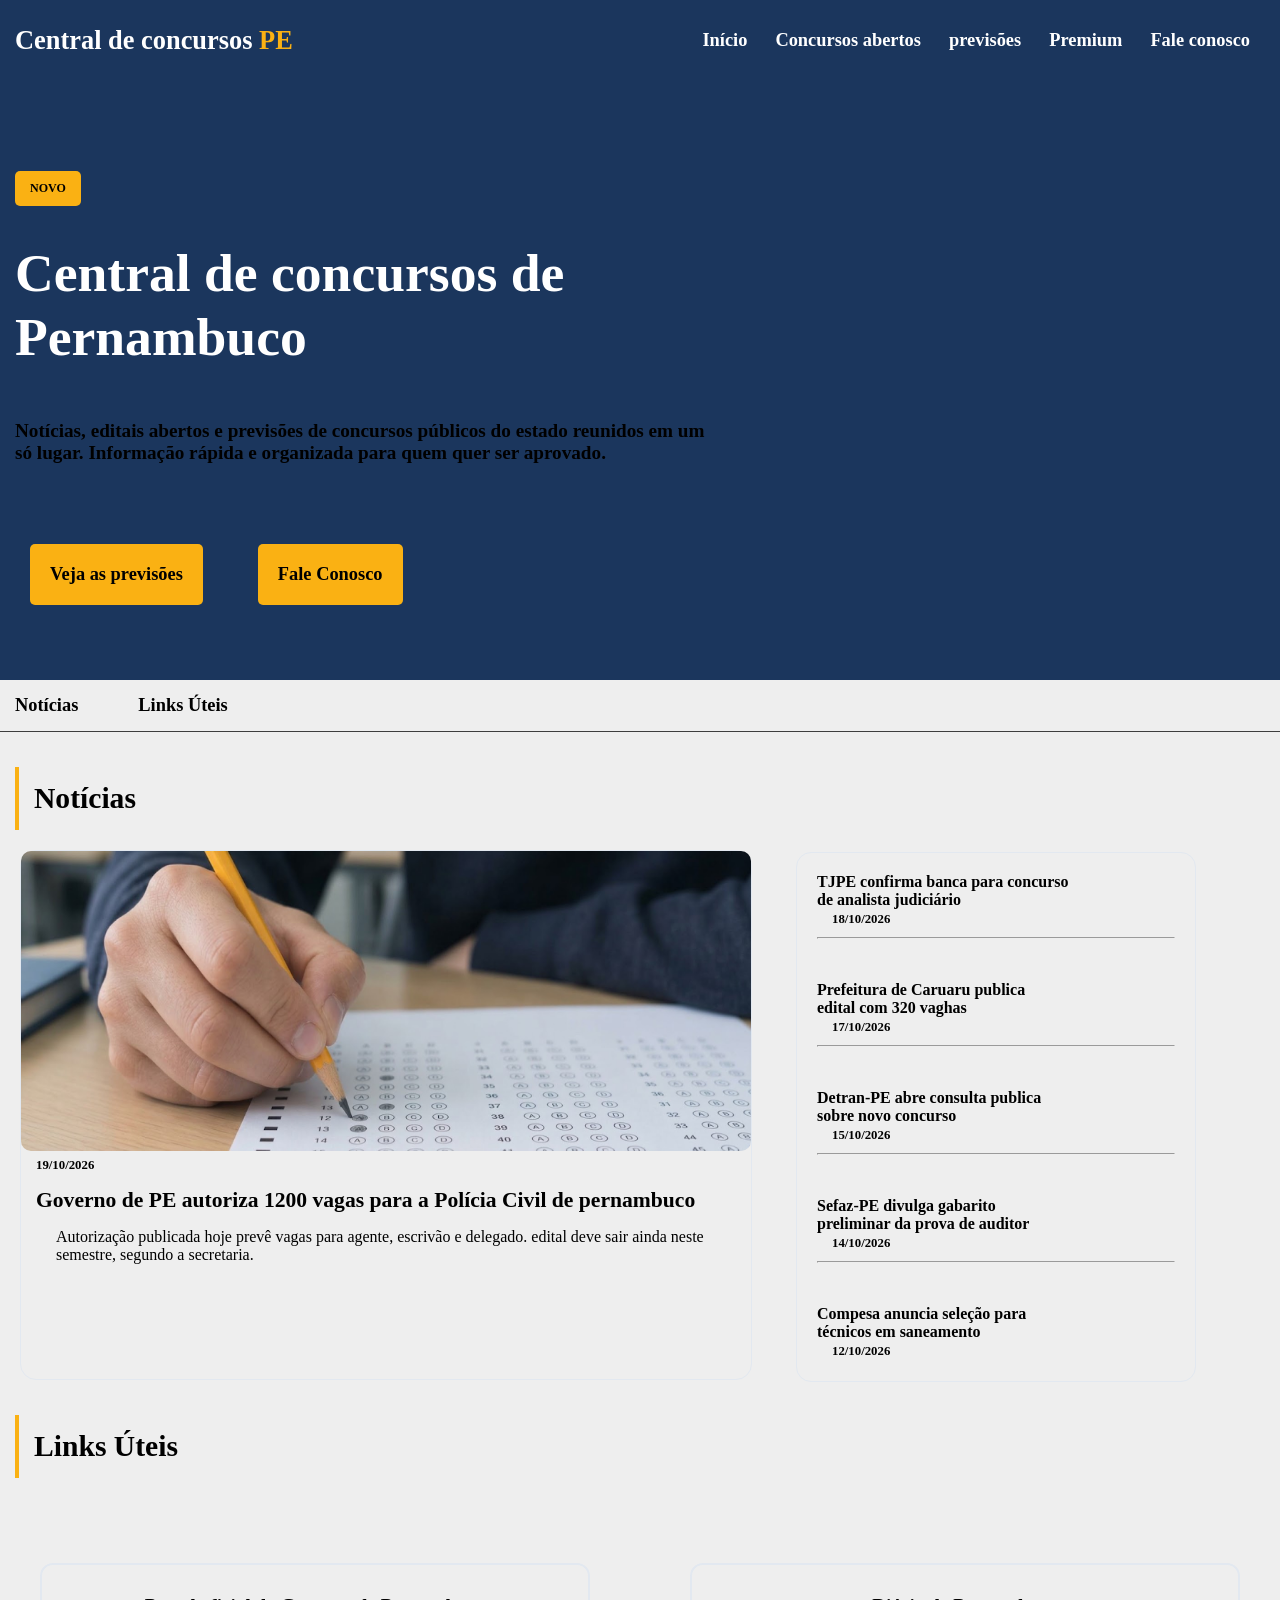
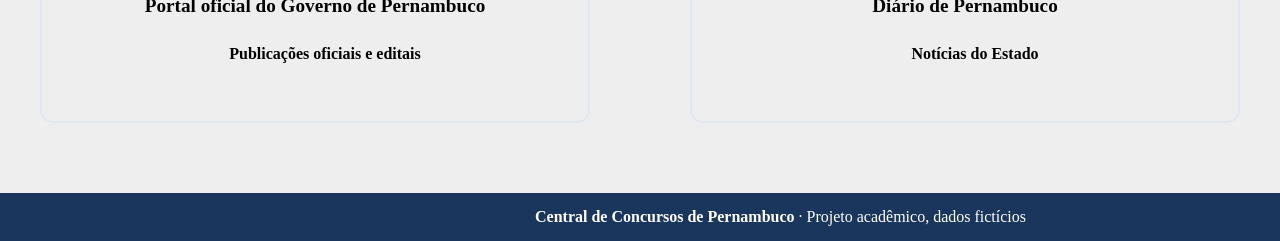
<file: index.html>
<!DOCTYPE html>
<html lang="en">
<head>
    <meta charset="UTF-8">
    <meta name="viewport" content="width=device-width, initial-scale=1.0">
    <title>Central de concursos PE</title>
    <link rel="stylesheet" href="css/styles.css">
    <style>
        body{
            background-color: rgb(238, 238, 238);
            margin: 0;
        }
    </style>
</head>
<body>

<header class="cabecalho">

    <div class="cabecalho-container">

       <a href="index.html" class="logo">
        Central de concursos <span class="logo-destaque">PE</span>
       </a>

    <nav>
        <ul class="menu-lista">
            <li class="menu-item">
                <a href="index.html">Início</a>
            </li>
            <li class="menu-item">
                <a href="pagina2.html">Concursos abertos</a>
            </li>
            <li class="menu-item">
                <a href="pagina2-1.html">previsões</a></li>
            <li class="menu-item">
                <a href="pagina3.html">Premium</a>
            </li>
            <li class="menu-item">
                 <a href="pagina3-1.html">Fale conosco</a></li>
            
        </ul>
    </nav>

    </div>

    <section class="topo">

        <div class="topo-conteudo">

            <span class="topo-span">
                 NOVO
            </span>

            <h1 class="topo-titulo">
                 Central de concursos de <br> Pernambuco
             </h1>

            <p class="topo-paragrafo">
                 Notícias, editais abertos e previsões de concursos públicos do estado reunidos em um <br> só lugar. Informação rápida e organizada para quem quer ser aprovado.
            </p>

            <div class="botoes">

                <a href="pagina2-1.html" class="topo-link">Veja as previsões</a>
                <a href="pagina3-1.html" class="topo-link">Fale Conosco</a>

            </div>
          

        </div>

    </section>

</header>


<nav class="lista">
    <ul class="linha-lista">
        <li class="linha-item">
            <a href="#noticias">Notícias</a>
        </li>
        <li class="linha-item">
            <a href="#link">Links Úteis</a>
        </li>
    </ul>
</nav>

<section id="noticias" class="noticias">

    <div>
        <h2 class="noticia-tema">Notícias</h2>
        
        <div> 

            <article class="noticia-destaque">

                <img src="img/img_mao.png" alt="Mão preenchendo o gabarito" class="noticia-destaque-img">

                <div class="noticias-destaque-conteudo">
                    <span class="noticia-data">19/10/2026</span>

                    <h3 class="noticias-destaque-titulo">Governo de PE autoriza 1200 vagas para a Polícia Civil de pernambuco</h3>

                </div>

                <p class="noticia-destaque-resumo">
                    Autorização publicada hoje prevê vagas para agente, escrivão e delegado. edital deve sair ainda neste semestre, segundo a secretaria. 
                </p>

            </article>

        </div>

    </div>

<aside class="noticia-lista-card">

    <ul class="noticia-lista">

        <li>
            <h4 class="noticia-item-titulo"> TJPE confirma banca para concurso <br> de analista judiciário</h4>
            <span class="noticia-data">18/10/2026</span> <hr class="hr">
        </li>

        <li>
            <h4 class="noticia-item-titulo"> Prefeitura de Caruaru publica <br> edital com 320 vaghas</h4>
            <span class="noticia-data">17/10/2026</span> <hr class="hr">
        </li>

        <li>
            <h4 class="noticia-item-titulo"> Detran-PE abre consulta publica <br> sobre novo concurso</h4>
            <span class="noticia-data">15/10/2026</span> <hr class="hr">
        </li>

        <li>
            <h4 class="noticia-item-titulo"> Sefaz-PE divulga gabarito <br>preliminar da prova de auditor</h4>
            <span class="noticia-data">14/10/2026</span> <hr class="hr">
        </li>

        <li>
            <h4 class="noticia-item-titulo"> Compesa anuncia seleção para <br>técnicos em saneamento</h4>
            <span class="noticia-data">12/10/2026</span>
        </li>

    </ul>

</aside>

</section>

<section id="link" class="link">

    <div>
        <h2 class="link-titulo">Links Úteis</h2>

        <div class="link-conteudo">

            <article class="link-governo">
            <a href="https://www.pe.gov.br/" class="link-portal">Portal oficial do Governo de Pernambuco</a>
            <p class="link-paragrafo">Publicações oficiais e editais</p>
        </article>

        <article class="link-governo">
            <a href="https://www.diariodepernambuco.com.br/" class="link-portal">Diário de Pernambuco</a>
            <p class="link-paragrafo">Notícias do Estado</p>
        </article>

        </div>
        
    </div>
    
</section>
    
<footer class="rodape">
    <p class="rodape-titulo"><strong>Central de Concursos de Pernambuco</strong> · Projeto acadêmico, dados fictícios</p>
      </footer>

</body>
</html>
</file>
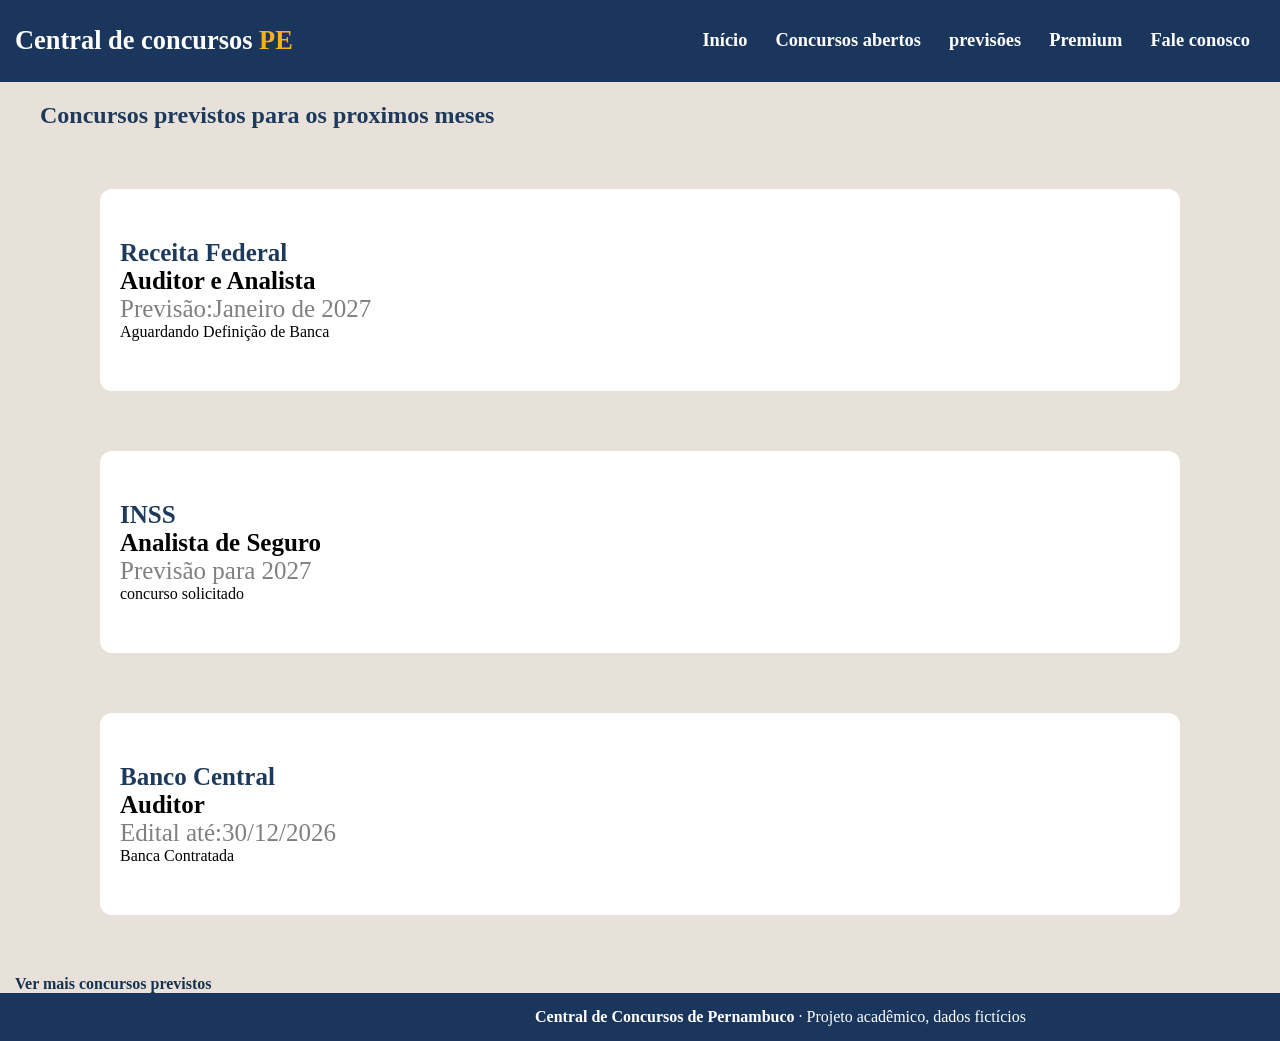
<file: pagina2-1.html>
<!DOCTYPE html>
<html lang="pt-BR">
<head>
    <meta charset="UTF-8">
    <meta name="viewport" content="width=device-width, initial-scale=1.0">
    <title>Pagina2</title>
    <link rel="stylesheet" href="css/styles.css">
</head>
<body>
    
<header class="cabecalho3"> 
        <div class="cabecalho-container">
            <a href="index.html" class="logo">Central de concursos <span class="logo-destaque">PE</span></a>
            <nav>
             <ul class="menu-lista">
                <a href="index.html" class="menu-item">Início</a>
                <a href="pagina2.html" class="menu-item">Concursos abertos</a>
                <a href="pagina2-1.html" class="menu-item">previsões</a>
                <a href="pagina3.html" class="menu-item">Premium</a>
                <a href="pagina3-1.html" class="menu-item">Fale conosco</a>
                </ul>
            </nav>
        </div>
    </header>

     <h2 id="texto-meio">Concursos previstos para os proximos meses</h2>
  <div class="bloco">
     <h3 class="ah"> Receita Federal</h3>
     <h4 class="ah2">Auditor e Analista</h4>
     <p class="terciario">Previsão:Janeiro de 2027</p>
     <p>Aguardando Definição de Banca</p>
  </div>
    
  <div class="bloco">
   <h3 class="ah">INSS</h3>
   <h4 class="ah2">Analista de Seguro</h4>
   <p class="terciario">Previsão para 2027</p>
   <p>concurso solicitado</p>

  </div>
    
  <div class="bloco">
   <h3 class="ah">Banco Central</h3>
   <h4 class="ah2">Auditor</h4>
   <p class="terciario">Edital até:30/12/2026</p>
   <p>Banca Contratada</p>


  </div>

   <p3><a href="https://www.acheconcursos.com.br/concursos-previstos" class="back-link"> Ver mais concursos previstos</a></p3>

    <footer class="rodape">
    <p class="rodape-titulo-borges"><strong>Central de Concursos de Pernambuco</strong> · Projeto acadêmico, dados fictícios</p>
      </footer>
 

</body>
</file>
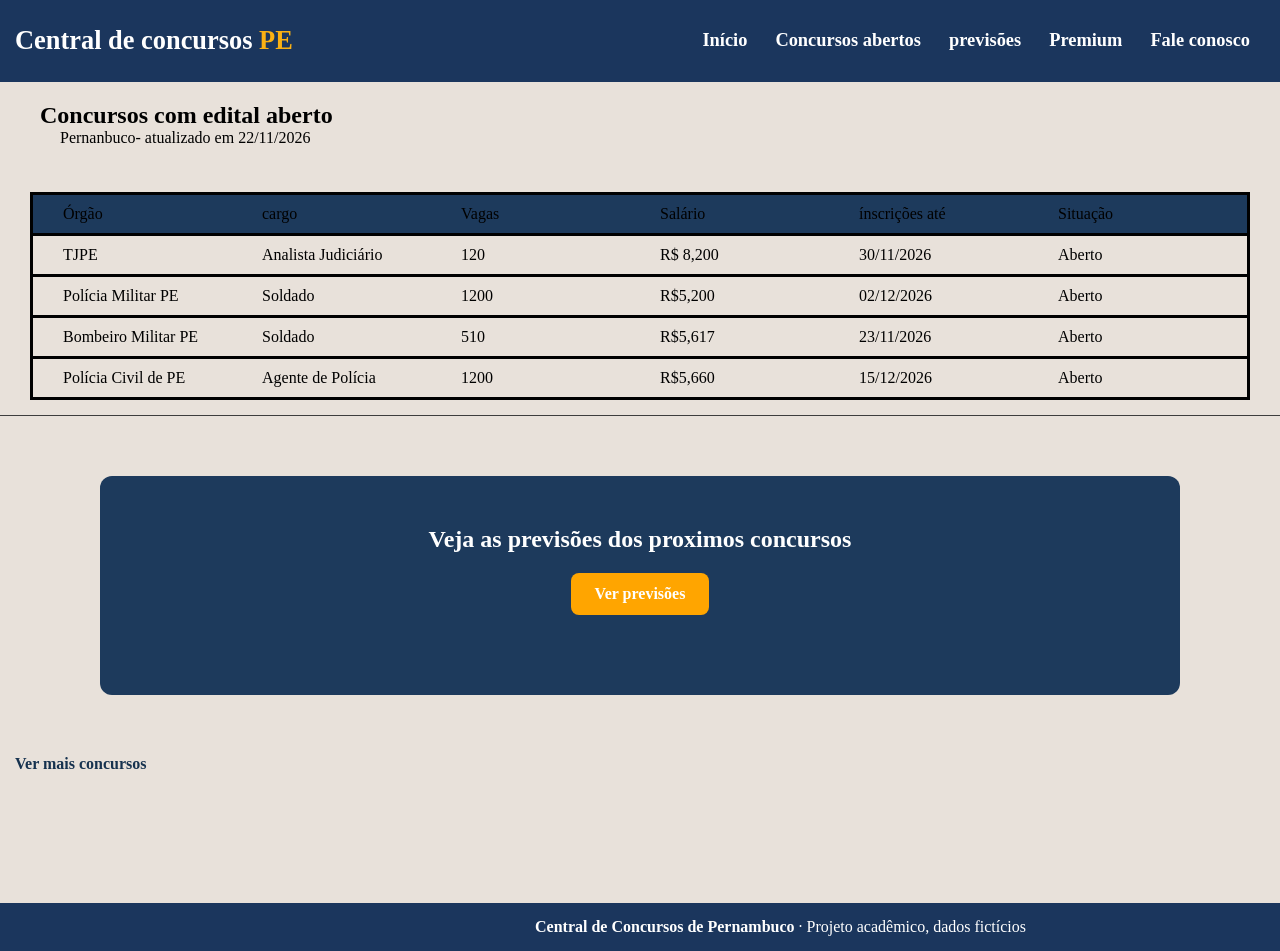
<file: pagina2.html>
<!DOCTYPE html>
<html lang="pt-BR">
<head>
    <meta charset="UTF-8">
    <meta name="viewport" content="width=device-width, initial-scale=1.0">
    <title>Pagina2</title>
    <link rel="stylesheet" href="css/styles.css">
</head>
<body>
    
<header class="cabecalho3"> 
        <div class="cabecalho-container">
            <a href="index.html" class="logo">Central de concursos <span class="logo-destaque">PE</span></a>
            <nav>
             <ul class="menu-lista">
                <a href="index.html" class="menu-item">Início</a>
                <a href="pagina2.html" class="menu-item">Concursos abertos</a>
                <a href="pagina2-1.html" class="menu-item">previsões</a>
                <a href="pagina3.html" class="menu-item">Premium</a>
                <a href="pagina3-1.html" class="menu-item">Fale conosco</a>
                </ul>
            </nav>
        </div>
    </header>

<div class=titulo-meio><h2> Concursos com edital aberto </h2></div>
<div class="linka"> <p> Pernanbuco- atualizado em 22/11/2026</p></div>

<div class="lista">
    <div class="topo-borges">
        <p>Órgão</p>
        <p>cargo</p>
        <p>Vagas</p>
        <p>Salário</p>
        <p>ínscrições até</p>
        <p>Situação</p>
        </div>
    <div class="linha">
    <p>TJPE</p>
    <p>Analista Judiciário</p>
    <p>120</p>
    <p>R$ 8,200</p>
    <p>30/11/2026</p>
    <p>Aberto</p>
    </div>
    <div class="linha">
        <p>Polícia Militar PE</p>
        <p>Soldado</p>
        <p>1200</p>
        <p>R$5,200</p>
        <p>02/12/2026</p>
        <p>Aberto</p>
    </div>
    <div class="linha">
        <p>Bombeiro Militar PE</p>
        <p>Soldado</p>
        <p>510</p>
        <p>R$5,617</p>
        <p>23/11/2026</p>
        <p>Aberto</p>
    </div>
    <div class="linha">
        <p>Polícia Civil de PE</p>
        <p>Agente de Polícia</p>
        <p>1200</p>
        <p>R$5,660</p>
        <p>15/12/2026</p>
        <p>Aberto</p>

    </div>

</div>
    <div class="t3"><h2>Veja as previsões dos proximos concursos</h2>
    <a href="pagina2-1.html" class="botao-2">Ver previsões</a></div> 

    <p3><a href="https://www.novaconcursos.com.br/concursos" class="back-link"> Ver mais concursos</a></p3>

    <footer class="rodape-borges">
    <p class="rodape-titulo-borges"><strong>Central de Concursos de Pernambuco</strong> · Projeto acadêmico, dados fictícios</p>
    </footer>
 
</body>
</html>
</file>
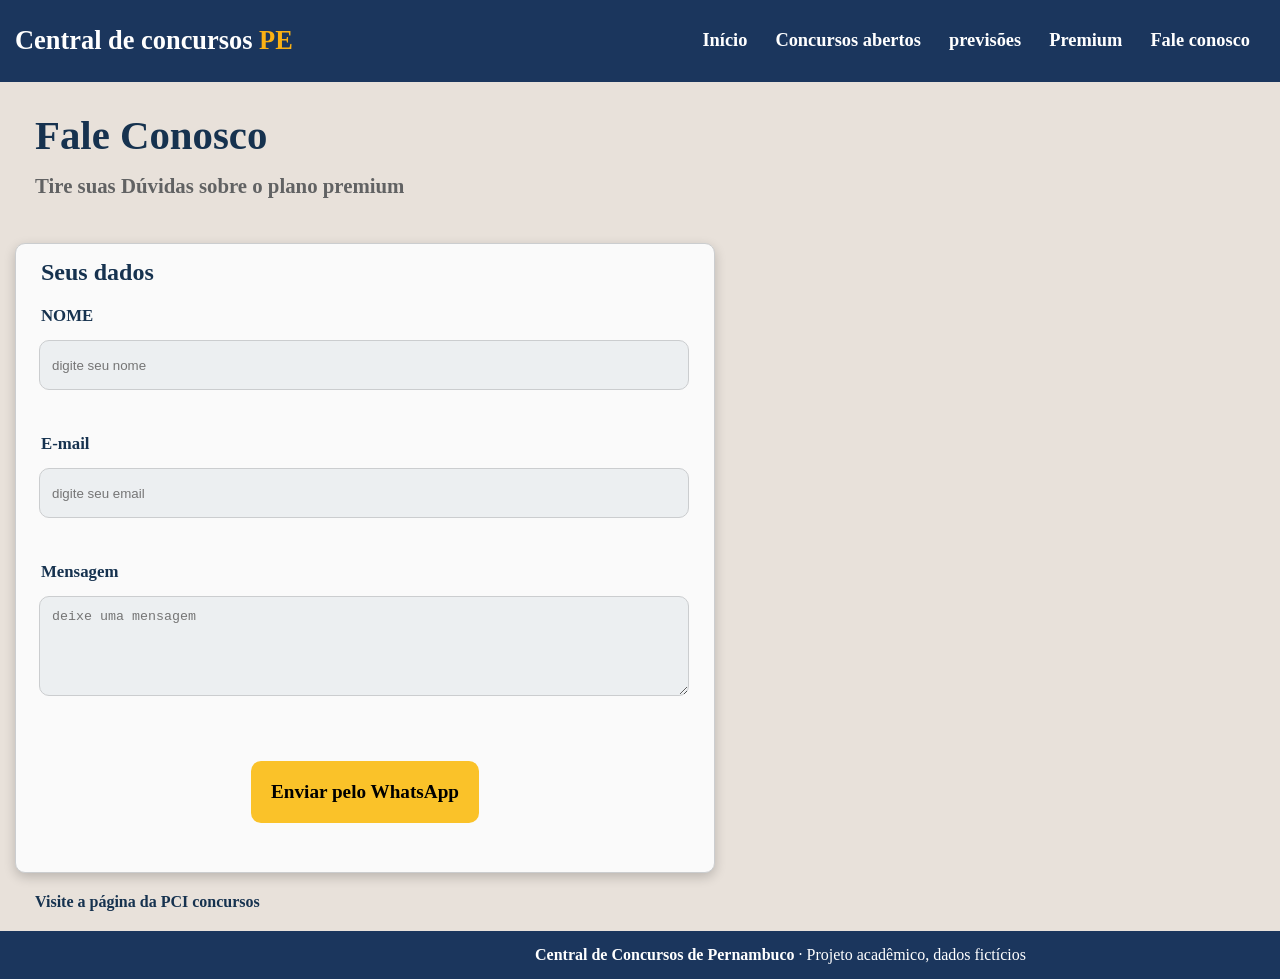
<file: pagina3-1.html>
<!DOCTYPE html>
<html lang="en">
<head>
    <meta charset="UTF-8">
    <meta name="viewport" content="width=device-width, initial-scale=1.0">
    <title>Contato</title>
    <link rel="stylesheet" href="css/styles.css">
</head>
<body>

    <header class="cabecalho3"> 
        <div class="cabecalho-container">
            <a href="index.html" class="logo">Central de concursos <span class="logo-destaque">PE</span></a>
            <nav>
             <ul class="menu-lista">
                <a href="index.html" class="menu-item">Início</a>
                <a href="pagina2.html" class="menu-item">Concursos abertos</a>
                <a href="pagina2-1.html" class="menu-item">previsões</a>
                <a href="pagina3.html" class="menu-item">Premium</a>
                <a href="pagina3-1.html" class="menu-item">Fale conosco</a>
                </ul>
            </nav>
        </div>
    </header>

    <div>
        <h1 class="title">
            Fale Conosco
        </h1>
        <p class="title-paragrafo">Tire suas Dúvidas sobre o plano premium</p>
    </div>    


    <section class="formulario">
        <h2 class="title-formulario">Seus dados</h2>
        <form id="whatsappform">
            <div class="form-grid">
                <label for="nome">NOME</label>
                <input type="text" id="nome" name="nome" required placeholder="digite seu nome">

                <label for="email">E-mail</label>
                <input type="email" id="email" name="email" required placeholder="digite seu email">

                <label for="mensagem">Mensagem</label>
                <textarea name="mensagem" id="mensagem" placeholder="deixe uma mensagem"></textarea>
            </div>

            <div class="btn-wht">
                <button class="btn-btn" type="submit">Enviar pelo WhatsApp</button>
            </div>
            
        </form>
    </section>

    <div class="back">
        <a class="back-link" href="https://www.pciconcursos.com.br/">Visite a página da PCI concursos</a>
    </div>
    

    <footer class="rodape">
    <p class="rodape-titulo"><strong>Central de Concursos de Pernambuco</strong> · Projeto acadêmico, dados fictícios</p>
    </footer>

<script src="js/script.js"></script>

</body>
</html>
</file>
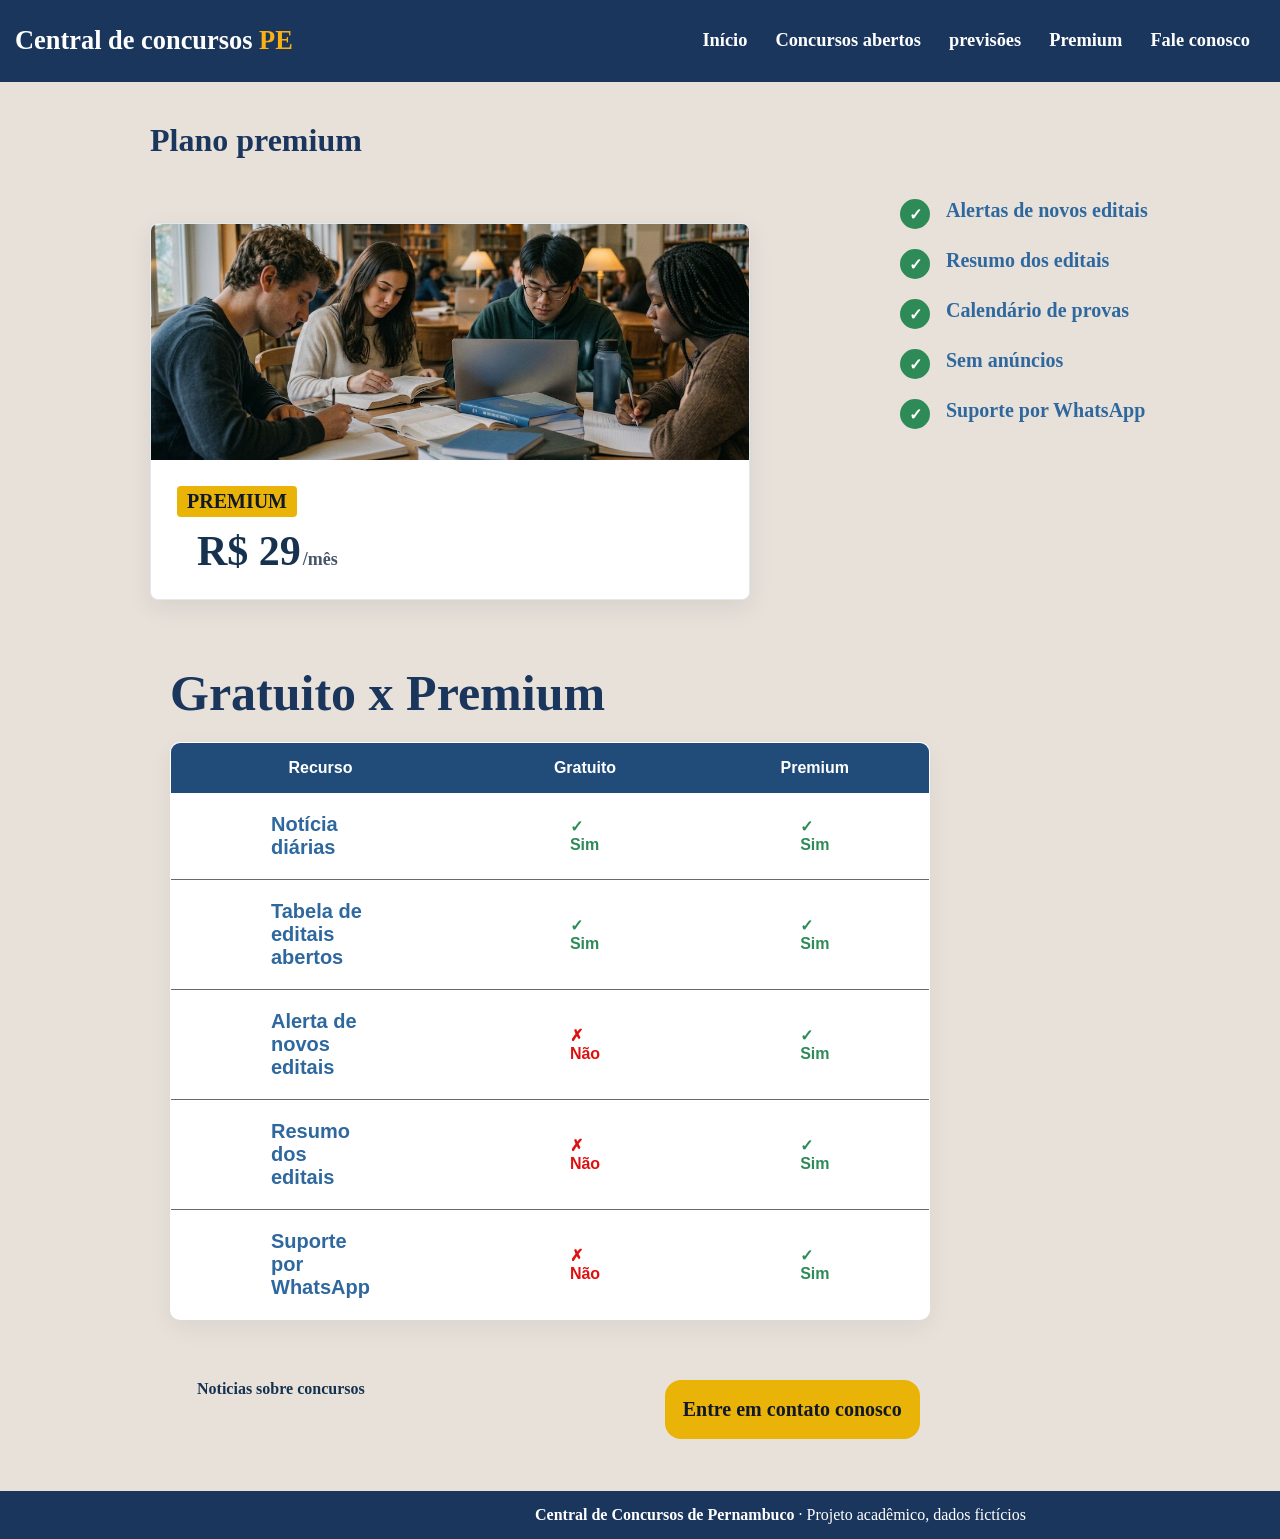
<file: pagina3.html>
<!DOCTYPE html>
<html lang="en">
<head>
    <meta charset="UTF-8">
    <meta name="viewport" content="width=device-width, initial-scale=1.0">
    <title>Cenconpe tela de preços</title>
    <style>
        body{
            background-color: rgb(238, 238, 238);
            margin: 0;
        }
    </style>
    <link rel="stylesheet" href="css/styles.css">
</head>
<body>
 <!-- cabeçalho -->
    <header class="cabecalho3"> 
        <div class="cabecalho-container">
            <a href="index.html" class="logo">Central de concursos <span class="logo-destaque">PE</span></a>
            <nav>
             <ul class="menu-lista">
                <a href="index.html" class="menu-item">Início</a>
                <a href="pagina2.html" class="menu-item">Concursos abertos</a>
                <a href="pagina2-1.html" class="menu-item">previsões</a>
                <a href="pagina3.html" class="menu-item">Premium</a>
                <a href="pagina3-1.html" class="menu-item">Fale conosco</a>
                </ul>
            </nav>
        </div>
    </header>

     <main>
        <h1 class="texto-premium">Plano premium</h1>

        <div class="destaques">
        <div class="conteudo-premium">
            <img src="img/img_topo.png" alt="imagem de estudantes" class="image-premium">
            <span class="selo-premium">PREMIUM</span>
            <p>
             <span class="valor">R$ 29</span><span class="mes">/mês</span>
            </p>
        </div>

         <section class="vantagens">
            <ul>
                <li><span class="icone-verde">✓</span> Alertas de novos editais</li>
                <li><span class="icone-verde">✓</span> Resumo dos editais</li>
                <li><span class="icone-verde">✓</span> Calendário de provas</li>
                <li><span class="icone-verde">✓</span> Sem anúncios</li>
                <li><span class="icone-verde">✓</span> Suporte por WhatsApp</li>
            </ul>
         </section>
         </div>
      
          <section class="comparativo">
            <h3 class="versus">Gratuito x Premium</h3>
            <table>
                <thead>
                    <tr>
                        <th>Recurso</th>
                        <th>Gratuito</th>
                        <th>Premium</th>
                    </tr>
                </thead>
                <tbody>
                    <tr>
                        <td class="semc">Notícia diárias</td>
                        <td class="Sim">✓ Sim</td>
                        <td class="Sim">✓ Sim</td>
                    </tr>
                    <tr>
                        <td class="semc">Tabela de editais abertos</td>
                        <td class="Sim">✓ Sim</td>
                        <td class="Sim">✓ Sim</td>
                    </tr>
                    <tr>
                        <td class="semc">Alerta de novos editais</td>
                        <td class="nao">✗ Não</td>
                        <td class="Sim">✓ Sim</td>
                    </tr>
                    <tr>
                        <td class="semc">Resumo dos editais</td>
                        <td class="nao">✗ Não</td>
                        <td class="Sim">✓ Sim</td>
                    </tr>
                    <tr>
                        <td class="semc">Suporte por WhatsApp</td>
                        <td class="nao">✗ Não</td>
                        <td class="Sim">✓ Sim</td>
                    </tr>
                </tbody>
            </table>
          </section>
          
           <div class="seilavei">
              <a href="https://folha.qconcursos.com/noticias-de-concursos" class="back-link">Noticias sobre concursos</a>
            <a href="pagina3-1.html" class="contato">Entre em contato conosco</a>
          
           </div>
     </main>

    
      <footer class="rodape">
    <p class="rodape-titulo"><strong>Central de Concursos de Pernambuco</strong> · Projeto acadêmico, dados fictícios</p>
      </footer>

</body>
</html>
</file>
<file: css/styles.css>
*{
    margin: 0;
    padding: 0;
    box-sizing: border-box;
}
.cabecalho{
    background-color: #1B365D;
    width: 100%;
    height: 680px;
}

.cabecalho-container{
    display: flex;
    justify-content: space-between;
    align-items: center;
}

.logo{
    color: #ffffff;
    font-family: Georgia, serif;
    font-size: 1.65rem;
    font-weight: bold;
    margin-left: 15px;
    text-decoration: none;
}

.logo-destaque{
    color: rgb(250, 177, 19);
}

.menu-lista{
    display: flex;
    margin: 30px;
    justify-content: space-between;
    align-items: center;
    gap: 28px;
    list-style: none;
}

.menu-item a{
    color: #ffffff;
    text-decoration: none;
    font-family: Georgia, serif;
    font-size: 1.15rem;
    font-weight: bold;
}

.menu-item a:hover{
    color: rgb(250, 177, 19);
    transition: 0.5s ease;
}

.topo{
    height: 598px;
    background-image:
    linear-gradient(rgba(15, 41, 74, 0.70)), 
    url(/img/img_topo.png);
    background-size: cover;
    background-position: center;
}

.topo-conteudo{
    display: flex;
    flex-direction: column;
    justify-content: left;
    gap: 20px;
    color:#ffffff;
    
}

.topo-span{
    margin-top: 90px;
    margin-left: 15px;
    background-color: rgb(250, 177, 19);
    color: black;
    width: fit-content;
    padding: 10px 15px;
    border-radius: 5px;
    font-family: Georgia, serif;
    font-size: 0.75rem;
    font-weight: bold;
}

.topo-titulo{
    font-family: Georgia, serif;
    font-size: 3.35rem;
    padding: 15px;
    line-height: 1.2;
}

.topo-paragrafo{
    font-family: Georgia, Times;
    font-size: 1.2rem;
    padding: 15px;
    font-weight: bold;
}

.botoes{
    display: flex;
    gap: 40px;
    margin: 15px;
}

.topo-link{
    margin-top: 30px;
    margin-left: 15px;
    background-color: rgb(250, 177, 19);
    color: black;
    width: fit-content;
    padding: 20px 20px;
    border-radius: 5px;
    font-family: Georgia, serif;
    font-size: 1.15rem;
    font-weight: bold;
    text-decoration: none;
}

.topo-link:hover{
    transform: translateY(-3px);
}

.linha-lista{
    display: flex;
    align-items: center;
    gap:30px;
    list-style: none;
}

.lista{
    border-bottom: 1px solid rgb(61, 61, 61);
    padding: 15px 0;
}
.linha-lista a{
    text-decoration: none;
    color:black;
    font-family: Georgia, serif;
    font-size: 1.15rem;
    font-weight: bold;
    padding: 15px;
}

.linha-lista a:hover{
    color: rgb(250, 177, 19);
    transition: 0.5s  ease;
}

.noticias{
    margin-top: 20px;
    display: grid;
    grid-template-columns: 1.65fr 1fr;
    gap: 24px;
    max-width: 1200px;
}

.noticia-tema{
    border-left: 4px solid rgb(250, 177, 19);
    margin: 15px;
    font-family: Georgia, serif;
    font-size:  1.85rem;
    padding: 15px;
}

.noticia-destaque{
    flex: 1.5;
    border: 1px solid #e2e8f0;
    width: fit-content;
    border-radius: 16px;
    height: 530px;
    margin: 20px;
}

.noticia-destaque-img{
    width: 730px;
    height: 300px;
    border-radius: 10px;
}

.noticia-data{
    margin: 15px;
}

.noticias-destaque-titulo{
    margin: 15px;
    font-family: Georgia, serif;
    font-size: 1.35rem;
}

.noticia-destaque-resumo{
    margin: 15px;
    font-family: Georgia, serif;
    font-size: 1rem;
}


.noticia-lista-card{
    margin-top: 100px;
    border: 1px solid #e2e8f0;
    height: 530px;
    width: 400px;
    border-radius: 15px;
}

.noticia-lista{
    margin-top: 100px;
    list-style: none;
    margin: 20px;
    display: flex;
    flex-direction: column;
    justify-content: space-between;
    height: 92%;
}

.hr{
    margin-top: 10px;
}

.noticia-item-titulo{
    font-family: Georgia, serif;
    font-size: 1rem;
}

.noticia-data{
    font-family: Georgia, serif;
    font-size: 0.8rem;
    font-weight: bold;
}


.link-titulo{
    border-left: 4px solid rgb(250, 177, 19);
    margin: 15px;
    font-family: Georgia, serif;
    font-size:  1.85rem;
    padding: 15px;
}

.link-conteudo{
    display: grid;
    grid-template-columns: 1fr 1fr;
    align-items: center;
    gap: 20px;
    height: 300px;
}

.link-governo{
    border: 2px solid #e2e8f0;
    height: 160px;
    margin: 40px;
    border-radius: 13px;
}

.link-diario{
    border: 2px solid black;
    height: 160px;
    margin-right: 40px;
}

.link-portal,
.link-paragrafo{
    text-decoration: none;
    display: flex;
    justify-content: center;
}

.link-portal{
    margin: 30px;
    color: black;
    font-family: Georgia, serif;
    font-size: 1.20rem;
    font-weight: bold;
    height: 100px;
}

.link-paragrafo{
    margin-top: -80px;
    font-family: Georgia, serif;
    font-size: 1rem;
    font-weight: bold;
}

.link-portal:hover{
    color: rgb(250, 177, 19);
    transition: 0.5s ease;
}

.rodape{
    background-color: #1B365D;
    padding: 15px;
}

.rodape-titulo{
    color: #ffffff;
    margin-left: 500px;
}

/* pagina 3 todo o css dela: */

.cabecalho3{
    background-color: #1B365D;
    width: 100%;
    height: 82px;
}

.menu-item{
    color: #ffffff;
    text-decoration: none;
    font-family: Georgia, serif;
    font-size: 1.15rem;
    font-weight: bold;
}

.menu-item:hover{
    color: rgb(250, 177, 19);
    transition: 0.5s ease;
}

.texto-premium{
    color: #1B365D;
    font-family:  Georgia, serif;
    margin:  40px 150px ;
}

.conteudo-premium{
    width: 100%;
    max-width: 600px;
    background-color: #ffffff;
    border-radius: 8px;
    overflow:hidden;
    border: 1px solid #e2e8f0;
    margin: 24px 150px; 
    box-shadow: 0 8px 24px rgba(15, 23, 42, 0.08);

}

.image-premium {
  width: 100%;
  height: auto;       
  object-fit: contain;
}

.selo-premium{
    background-color: #eab308;
    color: #111827;
    font-family: georgia, serif;
    display:  inline-block;
    font-size: 20px;
    font-weight: 700;
    padding: 4px 10px;
    border-radius: 4px;
    margin: 22px 26px 10px;
}

.conteudo-premium p{
    margin: 0 26px 24px;
}

.valor {
    font-family: georgia, serif;
    font-size: 42px;
    font-weight: 700;
    color: #16324f;
}

.mes{
    font-family: georgia, serif;
    font-size: 18px;
    font-weight: 600;
    color: #475569;
    margin-left: 2px;
}

.destaques{
    display:flex;
   flex-wrap: wrap;
}

.vantagens li{
    display: flex;
    font-family: georgia, serif;
    color: #2e689e;
    font-size: 20px;
    margin-bottom: 20px;
    font-weight: 700;
    gap: 16px;
}

.icone-verde{
  width: 30px;
  height: 30px;
  border-radius:100%;
  background-color: #2e8b57; 
  color: #ffffff;
  font-size: 16px;
  font-weight: bold;      
  display: inline-flex;
  align-items: center;
  justify-content: center;
}

.comparativo{
    margin: 40px 170px;
}

.versus{
    font-family: georgia, serif;
    font-size: 50px;
    color: #1B365D;
    margin-bottom: 20px;
    
}

.comparativo table{
    background-color: #ffffff;
    width: 50%;
    font-family: arial, serif;
    border: 1px solid #e2e8f0;
    box-shadow: 0 8px 24px rgba(15, 23, 42, 0.06);
    border-spacing: 0;
    border-collapse: collapse;
    border-radius: 10px;
    overflow: hidden;
}

.comparativo thead th{
    background-color: #214c7a;
    color: white;
    font-weight: 600;
    padding: 16px 24px;
}

.semc{
    padding-left: 50px;
    font-family: Arial, serif;
    font-size: 20px;
    font-weight: 550;
    color: #2e689e;
}

.comparativo tbody td{
padding: 20px 100px;
border-bottom: 1px solid #67696d;
}

.comparativo td.Sim{
color: #2e8b57;
font-weight: 700;
}

.comparativo td.nao{
color: #df1010;
font-weight: 700;
}

.seilavei {
  display: flex;
  margin: 32px;
  gap: 300px;
  padding: 20px 150px;
}

.contato {
  font-family: Georgia, serif;
  padding: 18px;
  font-size: 20px;
  font-weight: bold;
  background-color: #eab308;
  color: #111827;
  text-decoration: none;
  border-radius: 16px;
}



/* pagina 3-1 ou 5 todo o css dela: */

body{
    background-color: #f0f3f8;
}

.title{
    font-family: Georgia, serif;
    font-size: 2.55rem;
    margin-top: 30px;
    margin-left: 35px;
    color: #16324f;
}

.title-paragrafo{
    font-family: Georgia, serif;
    font-size: 1.3rem;
    font-weight: bold;
    color: #616263;
    margin-left: 15px;
    margin-top: 15px;
}

.formulario{
    border: 1px solid #cbcdcf;
    border-radius: 10px;
    background-color: #fafafa;
    margin-left: 15px;
    margin-top: 45px;
    height: 630px;
    width: 700px;
    box-shadow: 0px 4px 12px rgba(0, 0, 0, 0.2);
}

.title-formulario{
    display: flex;
    justify-content: left;
    margin-top: 15px;
    margin-left: 25px;
    color: #16324f;
}

.form-grid{
    display: flex;
    flex-direction: column;
    gap: 24px;
}

.form-grid label{
    font-family: Georgia, serif;
    font-size: 1.05rem;
    font-weight: bold;
    color: #16324f;
    margin-left: 25px;
    margin-top: 20px;
}

.form-grid input{
    height: 50px;
    margin-left: 23px;
    margin-right: 25px;
    background-color: #eceff1;
    border: 1px solid #cbcdcf;
    border-radius: 10px;
    padding: 12px;
    box-sizing: border-box;
    margin-top: -10px;
}

.form-grid textarea{
    height: 100px;
    margin-left: 23px;
    margin-right: 25px;
    background-color: #eceff1;
    border: 1px solid #cbcdcf;
    border-radius: 10px;
    padding: 12px;
    box-sizing: border-box;
    margin-top: -10px;
}

.btn-wht{
    display: flex;
    justify-content: center;
    margin-top: 65px;
}

.btn-btn{
    padding: 20px;
    border: 0px;
    border-radius: 10px;
    background-color: rgb(250, 194, 41);
    font-family: Georgia, serif;
    font-size: 1.2rem;
    font-weight: bold;
}

.btn-wht:hover,
.btn-btn:hover{
    transform: translateY(-2px);
}

.back{
    width: fit-content;
    padding: 20px;
}

.back-link{
    text-decoration: none;
    color: #16324f;
    font-family: Georgia, serif;
    font-size: 1rem;
    font-weight: bold;
}

.back-link:hover{
    color: rgb(250, 194, 41);
    transition: 0.5s ease;
}

/*css da pagina 2 borges*/
*{
margin: 0;
padding: 0;
box-sizing: border-box;
 }
 
 .body{
 margin: 0;

 }

#titulo1{
     font-family: Georgia, 'Times New Roman', Times, serif;
     color: white;
    
    margin-top: 0px;
    margin-bottom: 10px;
    margin-left: 0px;
    margin-right: 0px;
 }
 
 .container{
    display: flex;
    gap: 50px;
    padding-left: 0;
    font-family: Arial, Helvetica, sans-serif;
 }
.a{color: white;}

 .cabeçalho{
     background-color: #1d3a5c;
     padding-top: 30px;
     padding-bottom: 30px;
     padding-left: 40px;
     padding-right: 40px;
     width: 100%;
 }
 
 .titulo-meio{ 
   padding-top: 20px;
   margin-left: 40px;
 }

.linka{   
   color: black;
   margin-left: 40px;
   margin-bottom: 30px;
} 

.topo-borges{
  display: grid;
  grid-template-columns: repeat(6, 1fr);
  padding: 10px;
  border-bottom: 3px solid black;
  border-top: 3px solid black;
  border-right: 3px solid black;
  border-left:  3px solid black;
  margin-left: 30px;
  margin-right: 30px;
  background-color: #1d3a5c;
  color: white;
}
.linha {
  display: grid;
  grid-template-columns: repeat(6, 1fr);
  padding: 10px;
  border-bottom: 3px solid black;
  border-left:  3px solid black;
  border-right:  3px solid black;;
  margin-left: 30px;
  margin-right: 30px;
}



.titulo {
  font-weight: bold;
}

.t3{
 font-family: Georgia, 'Times New Roman', Times, serif;
 text-align: center;
 padding-top: 50px;
  background-color: #1d3a5c;
  color: white;
     margin-top: 60px;
     margin-left: 100px;
     margin-right: 100px;
     margin-bottom: 60px;
     border-radius: 12px;
     padding-top: 50px;
     padding-bottom: 50px;

}
 

.botao-2 {
  display: inline-block;
  background-color: orange;
  color: white;
  font-weight: bold;
  padding: 12px 24px;
  border-radius: 8px;
  text-decoration: none;
  margin-bottom: 30px;
  margin-top: 20px;
}
 

.voltar{
  display: block;
  margin: 30px 40px;
  color: #1d3a5c;
  font-weight: bold;
  text-decoration: none;
}

.rodape-borges{
    margin-top: 130px;
    background-color: #1B365D;
    padding: 15px;
}

.rodape-titulo-borges{
    color: #ffffff;
    margin-left: 500px;
}

/* css pagina 2-1 borges */

*{
margin: 0;
padding: 0;
box-sizing: border-box;
 }
 
 body{
 margin: 0;
background-color: rgb(232, 225, 218)
 }

#t2{
     font-family: Georgia, 'Times New Roman', Times, serif;
     color: white;
    
    margin-top: 0px;
    margin-bottom: 10px;
    margin-left: 0px;
    margin-right: 0px;
 }
 

 #texto-meio{
   font-family: Georgia, 'Times New Roman', Times, serif;
   color: #1d3a5c;
   padding-top: 20px;
   margin-left: 40px;
   font-weight: 700;
   

 }

 .ah{
    font-family: Georgia, 'Times New Roman', Times, serif;
    color: #1d3a5c;
    font-size: 25px;
    padding-left: 20px;
}
    
.ah2{ 
    font-family: Georgia, 'Times New Roman', Times, serif;
    color: black;
    font-size: 25px;
    padding-left: 20px;
}

.terciario{
   font-family: Georgia, 'Times New Roman', Times, serif;
   color:grey;
   font-size: 25px;
   padding-left: 20px;
}

.bloco{
 font-family: Georgia, 'Times New Roman', Times, serif;
 padding-top: 50px;
  background-color: white;
  color: white;
     margin-top: 60px;
     margin-left: 100px;
     margin-right: 100px;
     margin-bottom: 60px;
     border-radius: 12px;
     padding-top: 50px;
     padding-bottom: 50px;

}

p{ color: black;
padding-left: 20px;}

.bvoltar{
  display: block;
  margin: 30px 40px;
  color: #1d3a5c;
  font-weight: bold;
  
}

.back-link{
    margin-left: 15px;
}
</file>
